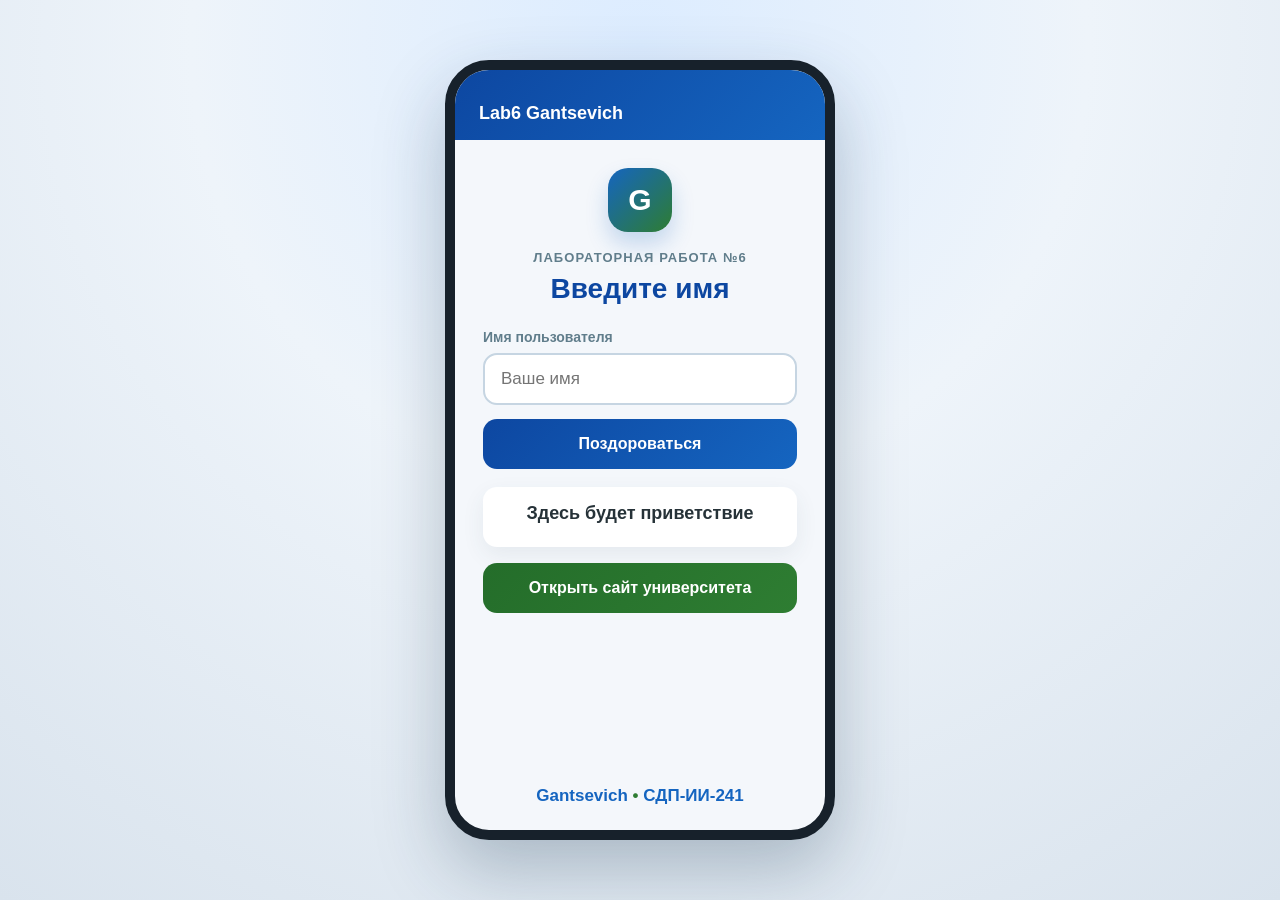
<file: lab6/demo/index.html>
<!doctype html>
<html lang="ru">
<head>
  <meta charset="utf-8">
  <meta name="viewport" content="width=device-width,initial-scale=1">
  <title>Lab6 Gantsevich — Kodular Demo</title>
  <link rel="stylesheet" href="styles.css">
</head>
<body>
  <main class="stage">
    <section class="phone" aria-label="Демонстрация приложения">
      <header class="appbar">Lab6 Gantsevich</header>
      <section id="mainScreen" class="screen greeting-screen">
        <div class="brand">G</div>
        <p class="eyebrow">Лабораторная работа №6</p>
        <h1>Введите имя</h1>
        <label for="nameInput">Имя пользователя</label>
        <input id="nameInput" placeholder="Ваше имя" autocomplete="off">
        <button id="greetButton" class="primary">Поздороваться</button>
        <p id="result" class="result">Здесь будет приветствие</p>
        <button id="openSiteButton" class="secondary">Открыть сайт университета</button>
        <p class="surname">Gantsevich <span>•</span> СДП-ИИ-241</p>
      </section>

      <section id="webScreen" class="screen web-screen" hidden>
        <div class="web-toolbar">
          <span class="lock">🔒</span>
          <span>www.grsu.by</span>
        </div>
        <div class="web-content">
          <p class="university-kicker">Гродненский государственный университет</p>
          <h2>ГрГУ имени Янки Купалы</h2>
          <p>Официальный сайт открыт внутри компонента Web Viewer.</p>
          <div class="web-cards">
            <div>Абитуриентам</div>
            <div>Студентам</div>
            <div>Новости</div>
          </div>
          <p class="url-note">https://www.grsu.by</p>
        </div>
        <button id="backButton" class="primary back">Вернуться к приветствию</button>
      </section>
    </section>
  </main>
  <script src="app.js"></script>
</body>
</html>
</file>
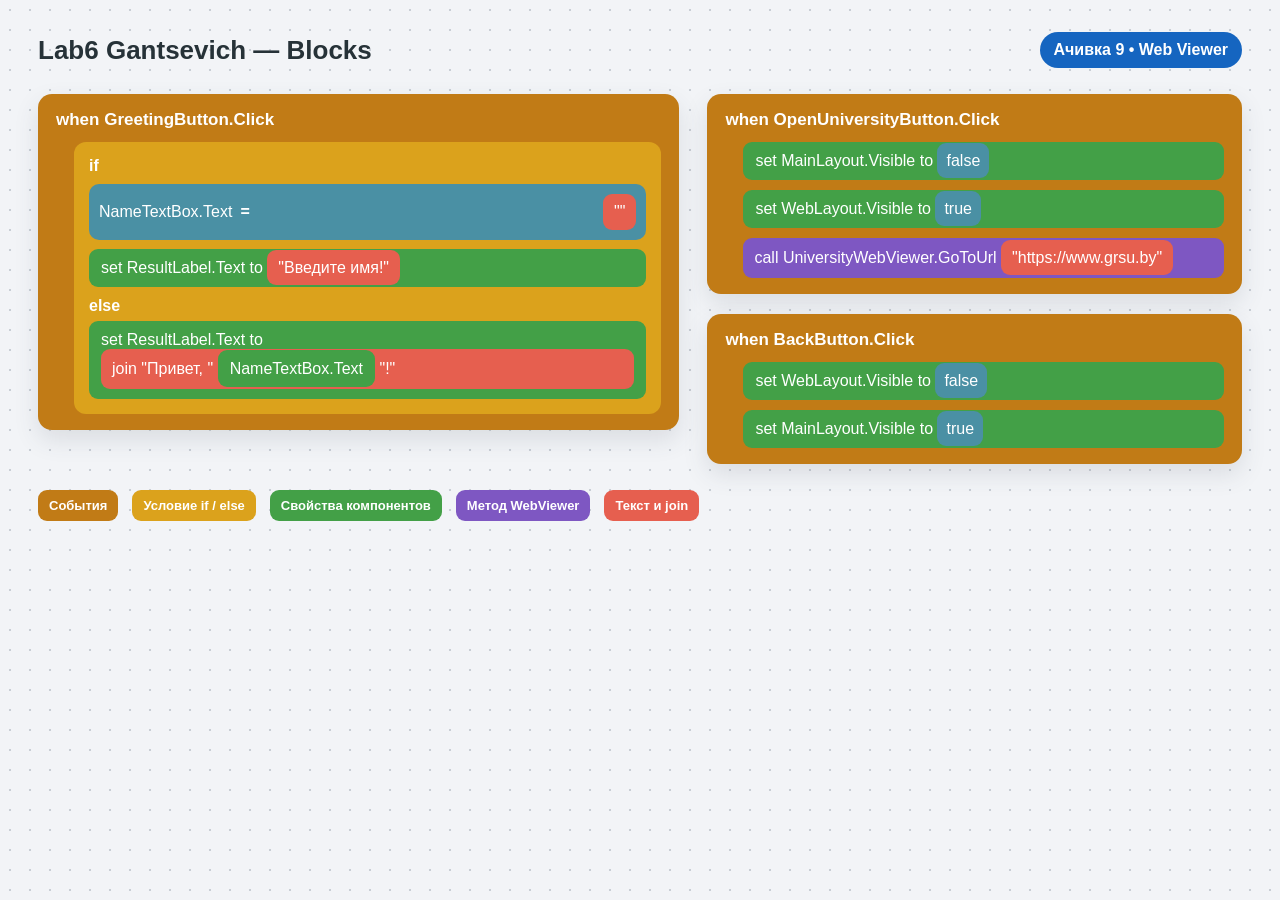
<file: lab6/demo/blocks.html>
<!doctype html>
<html lang="ru">
<head>
  <meta charset="utf-8">
  <meta name="viewport" content="width=device-width,initial-scale=1">
  <title>Блоки Kodular — Lab6 Gantsevich</title>
  <style>
    *{box-sizing:border-box}body{margin:0;background:#f2f4f7;color:#263238;font-family:Inter,-apple-system,BlinkMacSystemFont,"Segoe UI",sans-serif}.workspace{min-height:100vh;padding:32px 38px;background-image:radial-gradient(#c8ced5 1px,transparent 1px);background-size:20px 20px}.title{display:flex;justify-content:space-between;align-items:center;margin-bottom:26px}.title h1{margin:0;font-size:26px}.badge{padding:9px 14px;border-radius:999px;background:#1565c0;color:#fff;font-weight:700}.grid{display:grid;grid-template-columns:1.2fr 1fr;gap:28px;align-items:start}.stack{display:grid;gap:20px}.event{padding:16px 18px;border-radius:14px;background:#c17b16;color:#fff;box-shadow:0 10px 25px rgba(58,70,82,.13)}.event>strong{display:block;margin-bottom:12px;font-size:17px}.inside{display:grid;gap:10px;padding-left:18px}.control{padding:15px;border-radius:12px;background:#dba21c;color:#fff}.condition{display:grid;grid-template-columns:auto 1fr auto;gap:8px;align-items:center;margin:9px 0;padding:10px;border-radius:10px;background:#4a90a4}.property{padding:10px 12px;border-radius:9px;background:#43a047;color:#fff}.text{padding:9px 11px;border-radius:9px;background:#e65f4f;color:#fff}.join{padding:11px;border-radius:9px;background:#e65f4f}.logic{padding:9px;border-radius:9px;background:#4a90a4}.method{padding:11px;border-radius:9px;background:#7e57c2;color:#fff}.arrow{opacity:.85;font-weight:800}.small{font-size:13px;opacity:.9}.legend{margin-top:26px;display:flex;gap:14px;flex-wrap:wrap}.legend span{padding:8px 11px;border-radius:9px;color:#fff;font-size:13px;font-weight:700}.orange{background:#c17b16}.yellow{background:#dba21c}.green{background:#43a047}.purple{background:#7e57c2}.red{background:#e65f4f}@media(max-width:900px){.grid{grid-template-columns:1fr}}
  </style>
</head>
<body>
  <main class="workspace">
    <header class="title"><h1>Lab6 Gantsevich — Blocks</h1><span class="badge">Ачивка 9 • Web Viewer</span></header>
    <section class="grid">
      <div class="event">
        <strong>when GreetingButton.Click</strong>
        <div class="inside">
          <div class="control"><b>if</b><div class="condition"><span>NameTextBox.Text</span><b>=</b><span class="text">""</span></div>
            <div class="property">set ResultLabel.Text to <span class="text">"Введите имя!"</span></div>
            <div style="margin:10px 0 6px"><b>else</b></div>
            <div class="property">set ResultLabel.Text to
              <div class="join">join <span>"Привет, "</span> <span class="property">NameTextBox.Text</span> <span>"!"</span></div>
            </div>
          </div>
        </div>
      </div>
      <div class="stack">
        <div class="event"><strong>when OpenUniversityButton.Click</strong><div class="inside"><div class="property">set MainLayout.Visible to <span class="logic">false</span></div><div class="property">set WebLayout.Visible to <span class="logic">true</span></div><div class="method">call UniversityWebViewer.GoToUrl <span class="text">"https://www.grsu.by"</span></div></div></div>
        <div class="event"><strong>when BackButton.Click</strong><div class="inside"><div class="property">set WebLayout.Visible to <span class="logic">false</span></div><div class="property">set MainLayout.Visible to <span class="logic">true</span></div></div></div>
      </div>
    </section>
    <footer class="legend"><span class="orange">События</span><span class="yellow">Условие if / else</span><span class="green">Свойства компонентов</span><span class="purple">Метод WebViewer</span><span class="red">Текст и join</span></footer>
  </main>
</body>
</html>
</file>
<file: lab6/demo/styles.css>
:root {
  color-scheme: light;
  font-family: Inter, -apple-system, BlinkMacSystemFont, "Segoe UI", sans-serif;
  --blue: #1565c0;
  --blue-dark: #0d47a1;
  --green: #2e7d32;
  --ink: #263238;
  --muted: #607d8b;
  --surface: #f4f7fb;
}

* { box-sizing: border-box; }
[hidden] { display: none !important; }

body {
  margin: 0;
  min-height: 100vh;
  background: radial-gradient(circle at 50% 5%, #dcecff, #eef4fa 42%, #d9e3ed);
  color: var(--ink);
}

.stage {
  min-height: 100vh;
  display: grid;
  place-items: center;
  padding: 32px;
}

.phone {
  width: 390px;
  height: 780px;
  overflow: hidden;
  background: var(--surface);
  border: 10px solid #17212b;
  border-radius: 44px;
  box-shadow: 0 30px 70px rgba(25, 53, 79, .28);
}

.appbar {
  height: 70px;
  display: flex;
  align-items: end;
  padding: 0 24px 16px;
  color: #fff;
  font-weight: 700;
  font-size: 18px;
  background: linear-gradient(135deg, var(--blue-dark), var(--blue));
}

.screen {
  height: calc(100% - 70px);
  padding: 28px 28px 24px;
}

.greeting-screen {
  display: flex;
  flex-direction: column;
  align-items: stretch;
}

.brand {
  align-self: center;
  width: 64px;
  height: 64px;
  display: grid;
  place-items: center;
  border-radius: 20px;
  color: #fff;
  font-size: 30px;
  font-weight: 800;
  background: linear-gradient(135deg, var(--blue), var(--green));
  box-shadow: 0 12px 22px rgba(21, 101, 192, .22);
}

.eyebrow {
  margin: 18px 0 4px;
  text-align: center;
  color: var(--muted);
  font-size: 13px;
  font-weight: 700;
  letter-spacing: .08em;
  text-transform: uppercase;
}

h1 {
  margin: 4px 0 24px;
  text-align: center;
  color: var(--blue-dark);
  font-size: 28px;
}

label {
  margin-bottom: 8px;
  color: var(--muted);
  font-size: 14px;
  font-weight: 700;
}

input {
  width: 100%;
  height: 52px;
  padding: 0 16px;
  border: 2px solid #c6d5e2;
  border-radius: 14px;
  background: #fff;
  font-size: 17px;
  outline: none;
}

input:focus { border-color: var(--blue); }

button {
  width: 100%;
  min-height: 50px;
  border: 0;
  border-radius: 14px;
  color: #fff;
  font-size: 16px;
  font-weight: 750;
  cursor: pointer;
}

.primary {
  margin-top: 14px;
  background: linear-gradient(135deg, var(--blue-dark), var(--blue));
}

.secondary {
  margin-top: 12px;
  background: linear-gradient(135deg, #246d2a, var(--green));
}

.result {
  min-height: 60px;
  margin: 18px 0 4px;
  padding: 16px;
  border-radius: 14px;
  background: #fff;
  color: var(--ink);
  font-size: 18px;
  font-weight: 700;
  text-align: center;
  box-shadow: 0 8px 22px rgba(46, 73, 94, .08);
}

.result.error { color: #c62828; }
.result.success { color: var(--green); }

.surname {
  margin: auto 0 0;
  color: var(--blue);
  font-size: 17px;
  font-weight: 800;
  text-align: center;
}

.surname span { color: var(--green); }

.web-screen {
  display: flex;
  flex-direction: column;
  gap: 18px;
}

.web-screen[hidden] { display: none; }

.web-toolbar {
  display: flex;
  gap: 8px;
  align-items: center;
  padding: 12px 14px;
  border: 1px solid #cad6df;
  border-radius: 12px;
  background: #fff;
  color: #455a64;
  font-size: 14px;
}

.web-content {
  flex: 1;
  padding: 30px 22px;
  border-radius: 18px;
  background: linear-gradient(150deg, #0d47a1, #1976d2 58%, #e3f2fd 58%);
  color: #fff;
  box-shadow: 0 16px 30px rgba(13, 71, 161, .2);
}

.university-kicker {
  margin: 0 0 8px;
  font-size: 13px;
  font-weight: 700;
  opacity: .78;
  text-transform: uppercase;
}

.web-content h2 {
  max-width: 260px;
  margin: 0 0 14px;
  font-size: 28px;
  line-height: 1.12;
}

.web-content > p:nth-of-type(2) {
  max-width: 270px;
  margin: 0 0 34px;
  line-height: 1.45;
}

.web-cards {
  display: grid;
  gap: 10px;
  margin-top: 78px;
}

.web-cards div {
  padding: 14px;
  border-radius: 12px;
  background: #fff;
  color: var(--blue-dark);
  font-weight: 750;
}

.url-note {
  margin-top: 18px;
  color: var(--blue-dark);
  font-size: 13px;
  font-weight: 700;
  text-align: center;
}

.back { margin-top: 0; }
</file>
